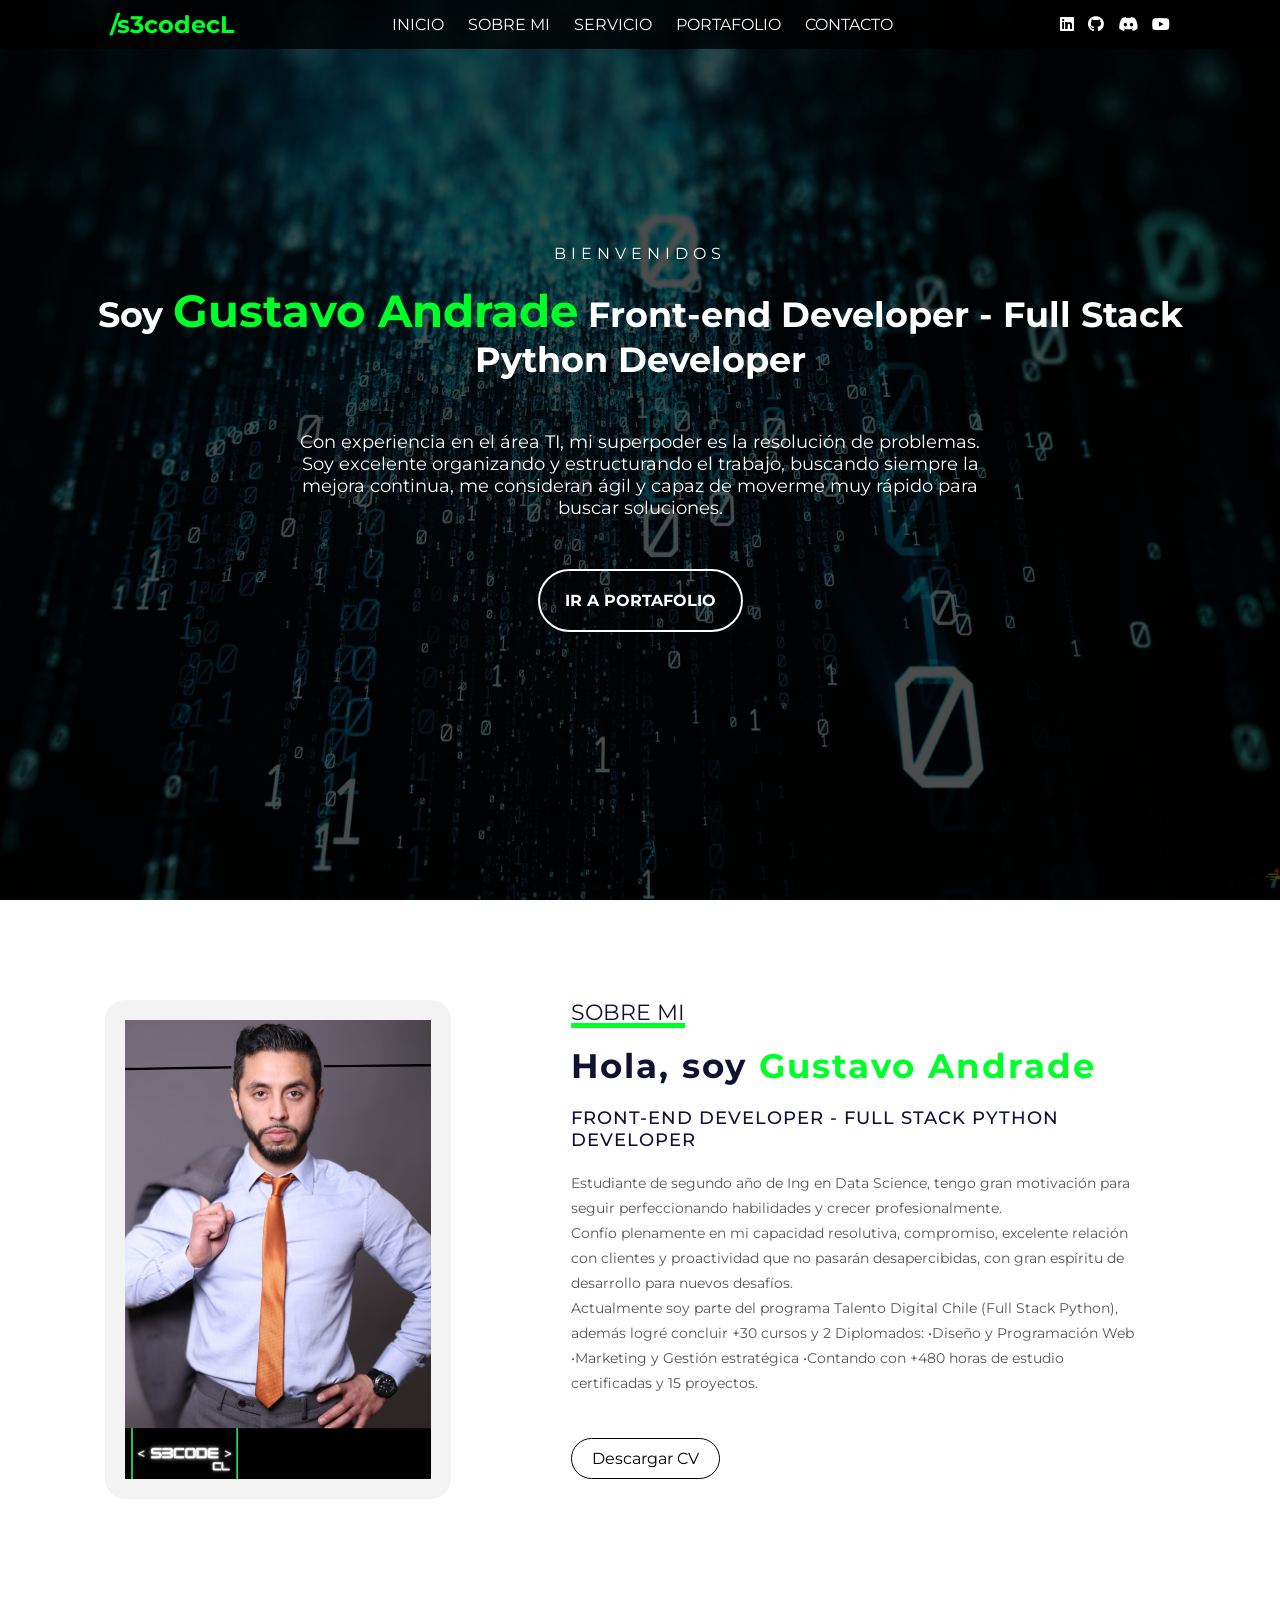
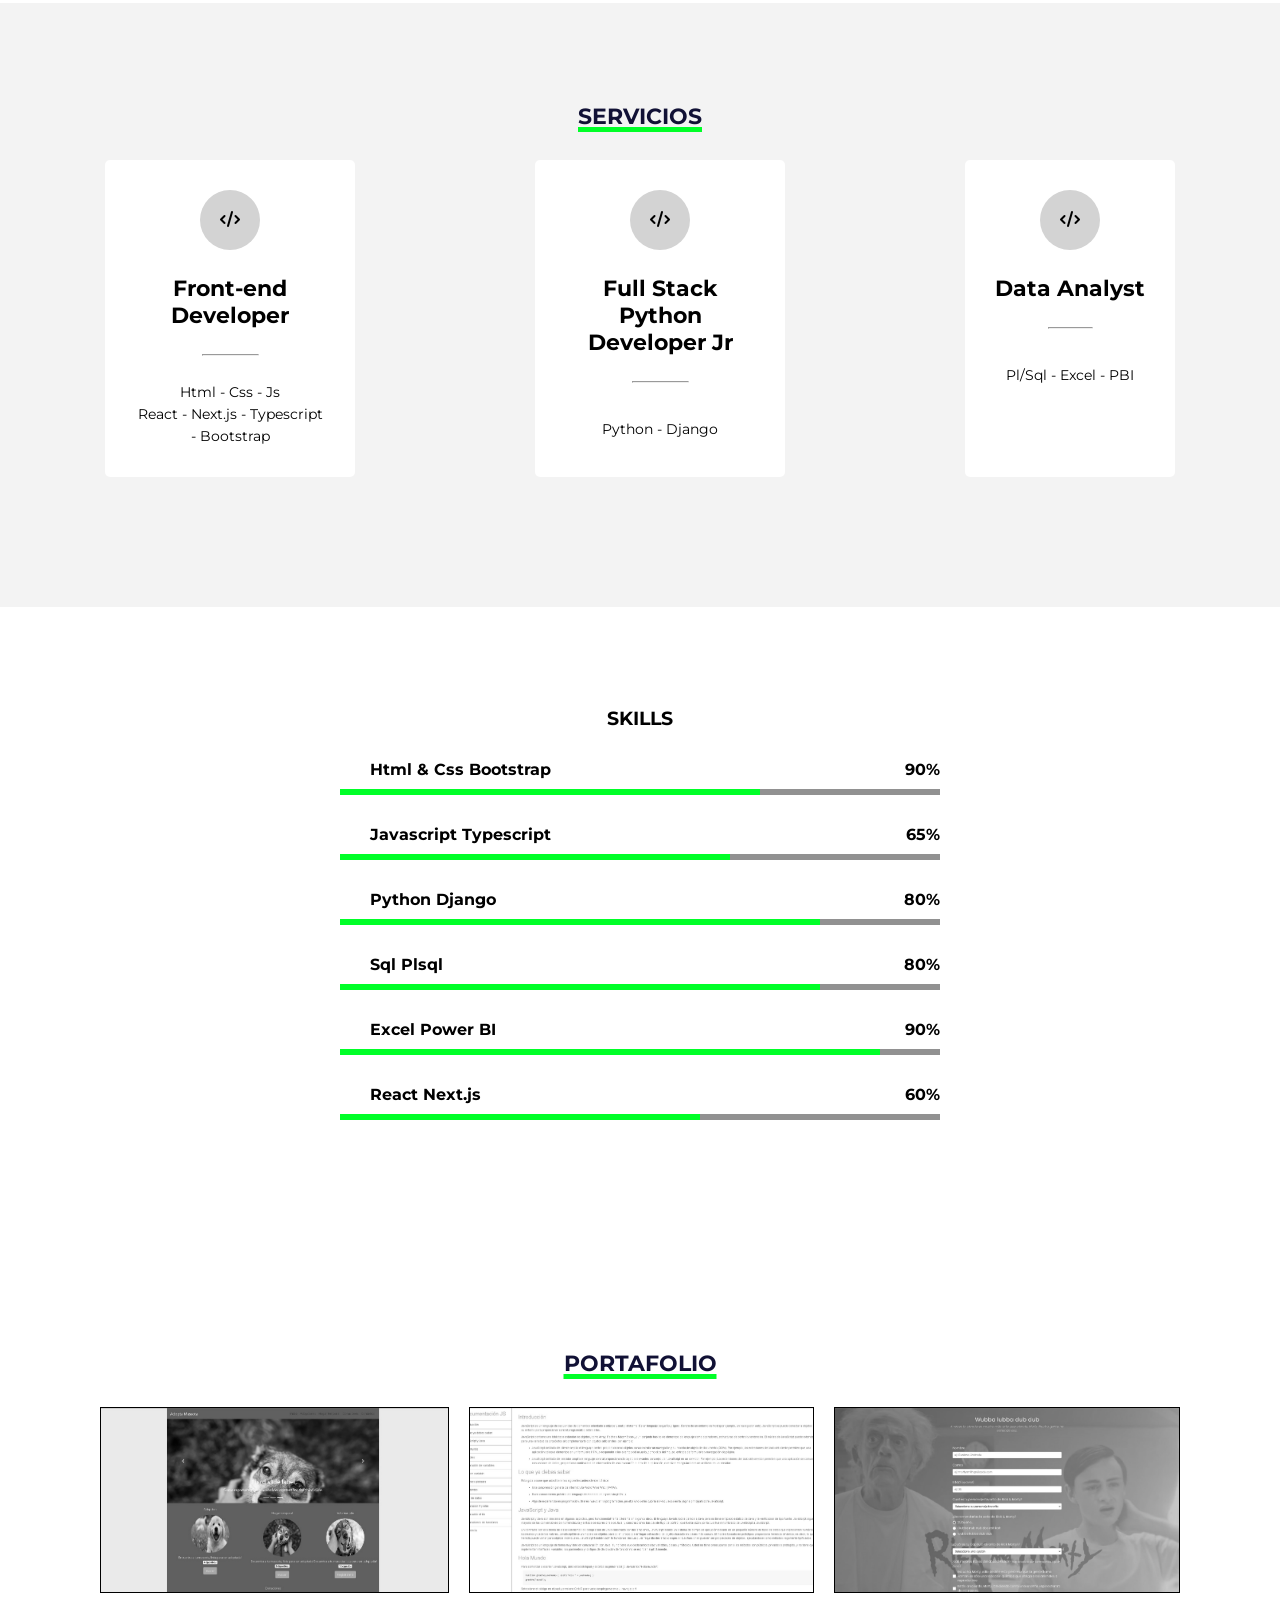
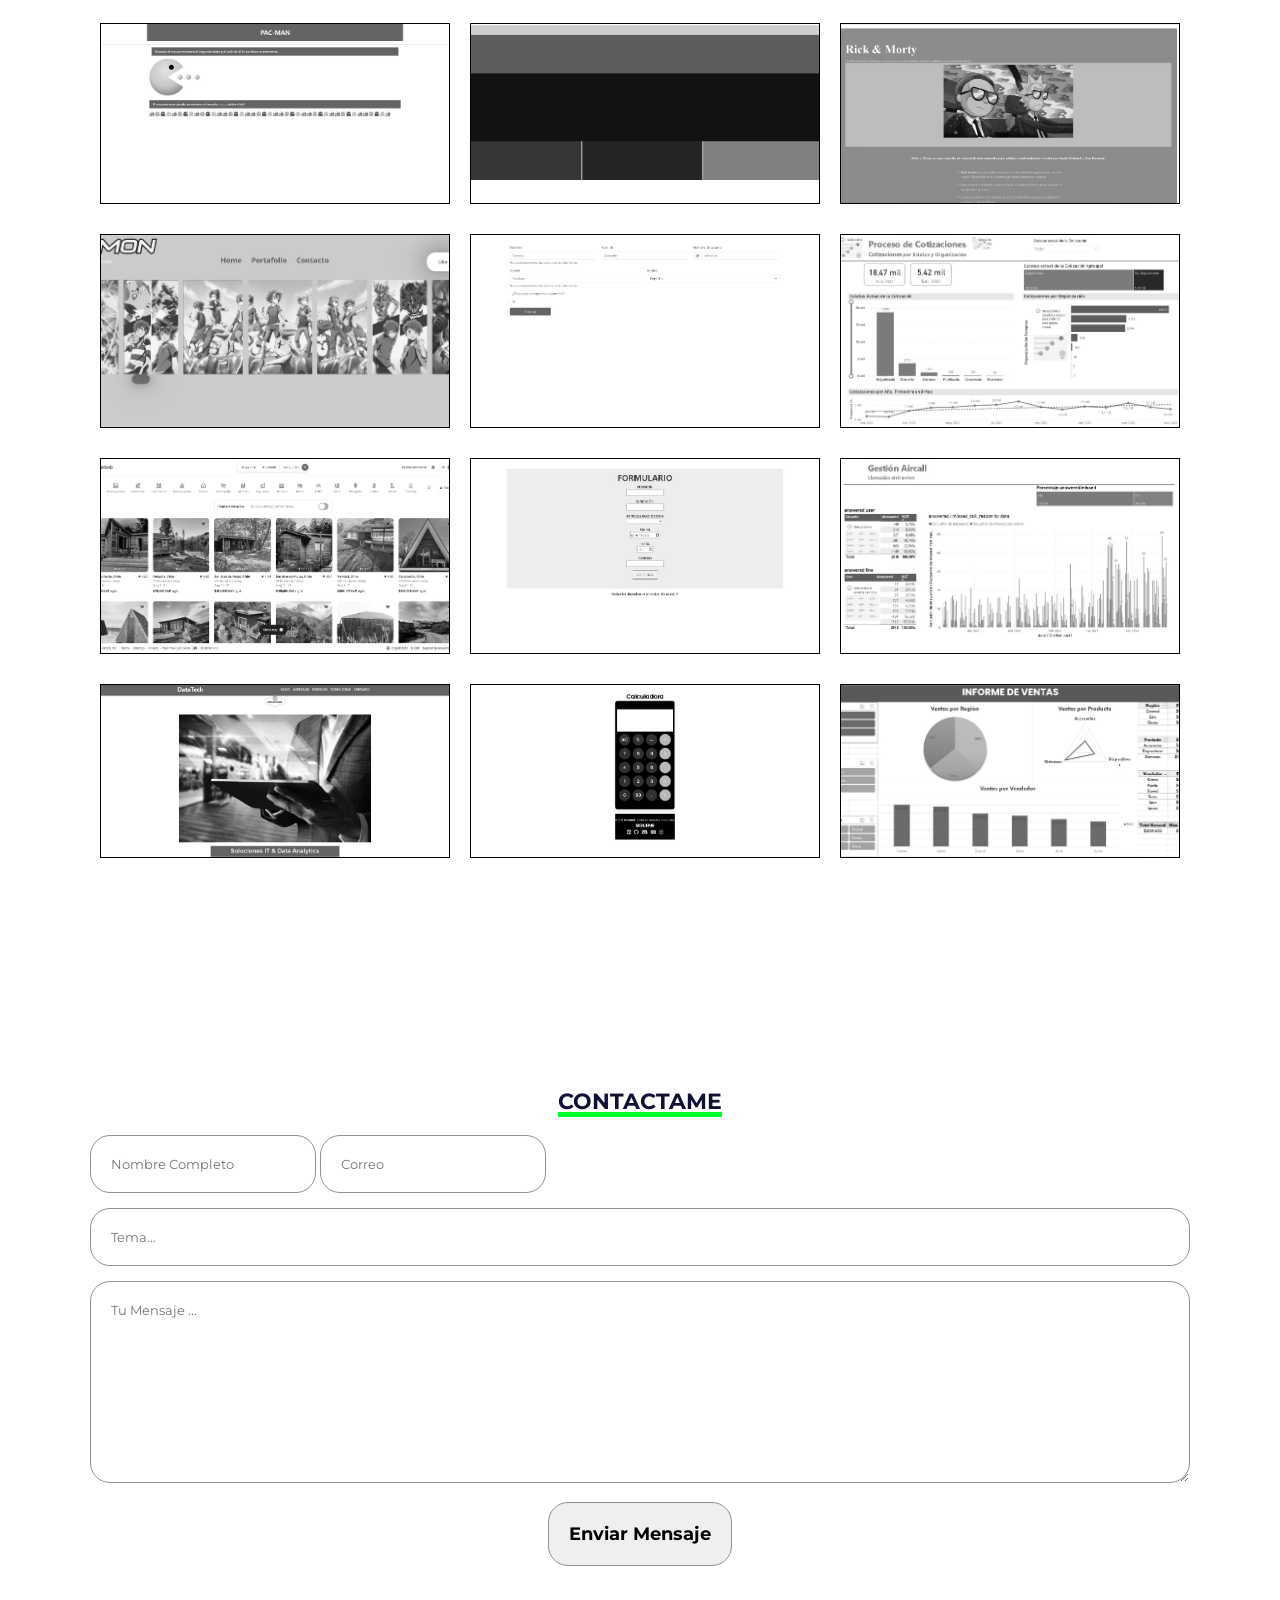
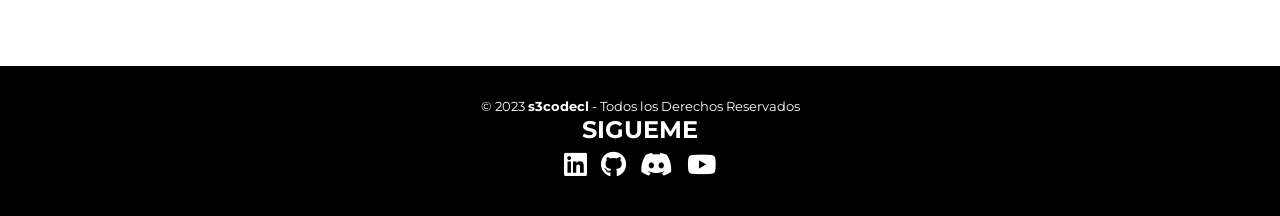
<file: index.html>
<!DOCTYPE html>
<html lang="es">

<head>
    <meta charset="UTF-8">
    <meta http-equiv="X-UA-Compatible" content="IE=edge">
    <meta name="viewport" content="width=device-width, initial-scale=1.0, user-scalable=no">
    <link rel="stylesheet" href="https://cdnjs.cloudflare.com/ajax/libs/font-awesome/6.4.0/css/all.min.css"
        integrity="sha512-iecdLmaskl7CVkqkXNQ/ZH/XLlvWZOJyj7Yy7tcenmpD1ypASozpmT/E0iPtmFIB46ZmdtAc9eNBvH0H/ZpiBw=="
        crossorigin="anonymous" referrerpolicy="no-referrer" />
    <link rel="stylesheet" href="assets/css/style.css">
    <link rel="shortcut icon" href="assets/img/Blue Neon Musical Talk Show Twitch Logo (3).png">

    <title>Portafolio s3codecL</title>

</head>

<body>

    
    <!-- sección inicio-->
    <section id="inicio">
        <div class="contenido">
            <header>
                <div class="contenido-header">
                    <h1><b>/s3codecL</b></h1>

                    <nav id="nav">
                        <ul id="links">
                            <li class="nav-item"><a href="#inicio" class="nav-link js-scroll"  onclick="seleccionar(this)">INICIO</a></li>
                            <li class="nav-item"><a href="#sobremi" class="nav-link js-scroll" onclick="seleccionar(this)">SOBRE MI</a></li>
                            <li class="nav-item"><a href="#servicios" class="nav-link js-scroll" onclick="seleccionar(this)">SERVICIO</a></li>
                            <li class="nav-item"><a href="#portafolio" class="nav-link js-scroll" onclick="seleccionar(this)">PORTAFOLIO</a></li>
                            <li class="nav-item"><a href="#contacto" class="nav-link js-scroll" onclick="seleccionar(this)">CONTACTO</a></li>
                        </ul>
                    </nav>


                    <!-- Iconos del menu responsive-->
                    <div id="icono-nav" onclick="responsiveMenu()">
                        <i class="fa-solid fa-bars"></i>
                    </div>

                    <!-- Iconos de las redes sociales-->
                    <div class="redes">
                        <a href="https://www.linkedin.com/in/gandradev/" target="_blank"><i
                                class="fa-brands fa-linkedin"></i></a>
                        <a href="https://github.com/s3codecL" target="_blank"><i class="fa-brands fa-github"></i></a>
                        <a href="https://discord.com/channels/@s3codecl#6353" target="_blank"><i
                                class="fa-brands fa-discord"></i></a>
                        <a href="https://www.youtube.com/@s3codecL/" target="_blank"><i
                                class="fa-brands fa-youtube"></i></a>
                    </div>
                </div>

            </header>

            <div class="presentacion">
                <p class="bienvenida">Bienvenidos</p>
                <h2>Soy <b><span>Gustavo Andrade</span></b> Front-end Developer - Full Stack Python Developer</h2>
                <p class="descripcion">Con experiencia en el área TI, mi superpoder es la resolución de problemas.
                    <br>Soy excelente organizando y estructurando el trabajo, buscando siempre la mejora continua,
                    me consideran ágil y capaz de moverme muy rápido para buscar soluciones.
                </p>
                <a href="#portafolio">Ir a Portafolio</a>

            </div>
        </div>
    </section>

    <!-- sección sobre mi-->
    <section id="sobremi">
        <div class="contenedor-foto">
            <img src="assets/img/sobremi.png" alt="">
        </div>
        <div class="sobremi">
            <p class="titulo-seccion">Sobre Mi</p>
            <h2>Hola, soy <span><strong>Gustavo Andrade </strong></span></h2>
            <h3> Front-end Developer - Full Stack Python Developer</h3>
            <p>Estudiante de segundo año de Ing en Data Science, tengo gran motivación para seguir perfeccionando
                habilidades y crecer profesionalmente.
                <br>Confío plenamente en mi capacidad resolutiva, compromiso, excelente relación con clientes y
                proactividad que no pasarán desapercibidas, con gran espíritu de desarrollo para nuevos desafíos.
                <br>Actualmente soy parte del programa Talento Digital Chile (Full Stack Python), además logré concluir
                +30 cursos y 2 Diplomados:
                •Diseño y Programación Web •Marketing y Gestión estratégica •Contando con +480 horas de estudio
                certificadas y 15 proyectos.
            </p>
            <a href="assets/attachment/CV.pdf" download="CV.pdf">Descargar CV</a>
        </div>
    </section>

    <!--sección servicio-->
    <section id="servicios">
        <h3 class="titulo-seccion">Servicios</h3> <!-- mis Competencias -->
        <div class="fila">

            <div class="servicio">
                <span class="icono"><i class="fa-solid fa-code"></i></span>
                <h4>Front-end Developer</h4>
                <hr>                
                <p>Html - Css - Js</p>
                <p>React - Next.js - Typescript - Bootstrap</p>
            </div>
            <div class="servicio">
                <span class="icono"><i class="fa-solid fa-code"></i></span>
                <h4>Full Stack Python Developer Jr</h4>
                <hr>
                <ul class="servicios-tag">
                    <li></li>
                    <li></li>
                    <li></li>
                </ul>
                <p>Python - Django</p>
            </div>
            <div class="servicio">
                <span class="icono"><i class="fa-solid fa-code"></i></span>
                <h4>Data Analyst</h4>
                <hr>
                <ul class="servicios-tag">
                    <li></li>
                    <li></li>
                    <li></li>
                </ul>
                <p>Pl/Sql - Excel - PBI</p>
            </div>
            
        </div>

    </section>

    <!-- sección skills-->
    <div class="contenedor-skills" id="skills">
        <h3><b>SKILLS</b></h3>
        <div class="skill">
            <div class="info">
                <p><span class="lista"></span><strong>Html & Css Bootstrap</strong></p>
                <span class="porcentaje"><b>90%</b></span>
            </div>
            <div class="barra">
                <div id="html" class="barra-progreso1"></div>
            </div>
        </div>

        <div class="skill">
            <div class="info">
                <p><span class="lista"></span><strong>Javascript Typescript</strong></p>
                <span class="porcentaje"><b>65%</b></span>
            </div>
            <div class="barra">
                <div id="js" class="barra-progreso2"></div>
            </div>
        </div>

        <div class="skill">
            <div class="info">
                <p><span class="lista"></span><strong>Python Django</strong></p>
                <span class="porcentaje"><b>80%</b></span>
            </div>
            <div class="barra">
                <div id="py" class="barra-progreso3"></div>
            </div>
        </div>

        <div class="skill">
            <div class="info">
                <p><span class="lista"></span><strong>Sql Plsql</strong></p>
                <span class="porcentaje"><b>80%</b></span>
            </div>
            <div class="barra">
                <div id="db" class="barra-progreso4"></div>
            </div>
        </div>


        <div class="skill">
            <div class="info">
                <p><span class="lista"></span><strong>Excel Power BI</strong></p>
                <span class="porcentaje"><b>90%</b></span>
            </div>
            <div class="barra">
                <div id="xls" class="barra-progreso5"></div>
            </div>
        </div>

        <div class="skill">
            <div class="info">
                <p><span class="lista"></span><strong>React Next.js</strong></p>
                <span class="porcentaje"><b>60%</b></span>
            </div>
            <div class="barra">
                <div id="pbi" class="barra-progreso6"></div>
            </div>
        </div>


    </div>

    <!-- sección portafolio-->
    <section id="portafolio">
        <h3 class="titulo-seccion">Portafolio</h3>

        <div class="fila">
            <div class="proyecto">
                <a href="#portafolio">
                <div class="overlay"></div>
                <img src="assets/img/proyecto4.jpg" alt="">
                <div class="info">
                </a>
                    <p>Web Design</p>
                </div>
            </div>
            <div class="proyecto">
                <a href="https://www.freecodecamp.org/learn/responsive-web-design/responsive-web-design-projects/build-a-technical-documentation-page" target="_blank">
                <div class="overlay"></div>
                <img src="assets/img/proyecto2.jpg" alt=""> <!-- https://www.freecodecamp.org/learn/responsive-web-design/responsive-web-design-projects/build-a-technical-documentation-page-->
                <div class="info">
                </a>
                    <p>Technical Documentation</p>                    
                </div>                
            </div>
            <div class="proyecto">
                <a href="https://www.freecodecamp.org/learn/responsive-web-design/responsive-web-design-projects/build-a-survey-form" target="_blank">
                <div class="overlay"></div>
                <img src="assets/img/proyecto3.jpg" alt=""> <!-- https://www.freecodecamp.org/learn/responsive-web-design/responsive-web-design-projects/build-a-survey-form-->
                <div class="info">
                </a>
                    <p>Form</p>
                </div>
            </div>

        </div>

        <div class="fila">
            <div class="proyecto">
                <a href="https://s3codecl.github.io/manipulando_dom/" target="_blank">
                <div class="overlay"></div>
                <img src="assets/img/proyecto17.jpg" alt=""> <!-- https://s3codecl.github.io/manipulando_dom/-->
                <div class="info">
                </a>
                    <p>Web Design</p>
                </div>
            </div>
            <div class="proyecto">
                <a href="https://s3codecl.github.io/responsividad_mobileFirst/" target="_blank">
                <div class="overlay"></div>
                <img src="assets/img/proyecto16.jpg" alt=""> <!-- https://s3codecl.github.io/responsividad_mobileFirst/-->
                <div class="info">
                </a>
                    <p>Web Design</p>
                </div>
            </div>
            <div class="proyecto">
                <a href="https://www.freecodecamp.org/learn/responsive-web-design/responsive-web-design-projects/build-a-tribute-page" target="_blank">
                <div class="overlay"></div>
                <img src="assets/img/proyecto5.jpg" alt=""> <!--  https://www.freecodecamp.org/learn/responsive-web-design/responsive-web-design-projects/build-a-tribute-page-->
                <div class="info">
                </a>
                    <p>Tribute Page</p>
                </div>
            </div>

        </div>

        <div class="fila">
            <div class="proyecto">
                <a href="https://github.com/s3codecL/ejm_digimon" target="_blank">
                <div class="overlay"></div>
                <img src="assets/img/proyecto1.jpg" alt=""> <!-- https://github.com/s3codecL/ejm_digimon-->
                <div class="info">
                </a>
                    <p>Web Design</p>
                </div>
            </div>
            <div class="proyecto">
                <a href="https://s3codecl.github.io/enviando_formulario/" target="_blank">
                <div class="overlay"></div>
                <img src="assets/img/proyecto6.jpg" alt=""> <!--  https://s3codecl.github.io/enviando_formulario/-->
                <div class="info">
                </a>
                    <p>Form</p>
                </div>
            </div>
            <div class="proyecto">
                <a href="#portafolio">
                <div class="overlay"></div>
                <img src="assets/img/proyecto12.jpg" alt="">
                <div class="info">
                </a>
                    <p>Dashboard PBI</p>
                </div>
            </div>

        </div>

        <div class="fila">
            <div class="proyecto">
                <a href="https://github.com/s3codecL/airbnb-clone" target="_blank">
                <div class="overlay"></div>
                <img src="assets/img/proyecto18.jpg" alt=""> <!-- https://github.com/s3codecL/airbnb-clone-->
                <div class="info">
                </a>
                    <p>Project Page</p>
                </div>
            </div>
            <div class="proyecto">
                <a href="https://s3codecl.github.io/formulario/" target="_blank">
                <div class="overlay"></div>
                <img src="assets/img/proyecto15.jpg" alt=""><!-- https://s3codecl.github.io/formulario/-->
                <div class="info">
                </a>
                    <p>Form</p>
                </div>
            </div>
            <div class="proyecto">
                <a href="#portafolio">
                <div class="overlay"></div>
                <img src="assets/img/proyecto9.jpg" alt="">
                <div class="info">
                </a>
                    <p>Dashboard PBI</p>
                </div>

        </div>

    </div>

    <div class="fila">
        <div class="proyecto">
            <a href="https://s3codecl.github.io/Datattech/" target="_blank">
            <div class="overlay"></div>
            <img src="assets/img/proyecto13.jpg" alt=""> <!-- https://s3codecl.github.io/Datattech/ -->
            <div class="info">
            </a>
                <p>Project Page</p>
            </div>
        </div>
        <div class="proyecto">
            <a href="https://s3codecl.github.io/calculadora2/" target="_blank">
            <div class="overlay"></div>
            <img src="assets/img/proyecto14.jpg" alt=""><!-- https://s3codecl.github.io/calculadora2/ -->
            <div class="info">
            </a>
                <p>Web Design</p>
            </div>
        </div>
        <div class="proyecto">
            <a href="#portafolio">
            <div class="overlay"></div>
            <img src="assets/img/proyecto8.jpg" alt="">
            <div class="info">
            </a>
                <p>Dashboard Excel</p>
            </div>            

    </div>
    
    </section>
    

    <!-- sección contacto-->
    <div class="container">
        <section id="contacto">
            <h3 class="titulo-seccion">Contactame</h3>
            <div class="contenedor-form">
                <form action="">
                    <div class="fila-mitad">
                        <input type="text" placeholder="Nombre Completo" class="input-mitad">
                        <input type="text" placeholder="Correo" class="input-mitad">
                    </div>
                    <div class="fila">
                        <input type="text" placeholder="Tema..." class="input-full">
                    </div>
                    <div class="fila">
                        <textarea name="" id="" cols="30" rows="10" placeholder="Tu Mensaje ..."
                            class="input-full"></textarea>
                    </div>
                    <input type="submit" value="Enviar Mensaje" class="btn-enviar">
                </form>
            </div>
        </section>
    </div>

    <!-- sección footer-->
    <footer>
        <div class="grupo-2">
            <small>&copy; 2023 <b>s3codecl</b> - Todos los Derechos Reservados</small>
        </div>
        <div>
            <h2>SIGUEME</h2>
            <div class="redes">
                <a href="https://www.linkedin.com/in/gandradev/" target="_blank"><i
                        class="fa-brands fa-linkedin"></i></a>
                <a href="https://github.com/s3codecL" target="_blank"><i class="fa-brands fa-github"></i></a>
                <a href="https://discord.com/channels/@s3codecl#6353" target="_blank"><i
                        class="fa-brands fa-discord"></i></a>
                <a href="https://www.youtube.com/@s3codecL/" target="_blank"><i class="fa-brands fa-youtube"></i></a>
            </div>
        </div>

    </footer>

    <script src="assets/script/script.js"></script>

</body>

</html>
</file>
<file: assets/css/style.css>
/* Fuente a utilizar en la web*/
@import url('https://fonts.googleapis.com/css2?family=Montserrat:wght@200;400;600&display=swap');
*{
    margin: 0;
    padding: 0;
    box-sizing: border-box;
    font-family: 'Montserrat';
}

html {
    scroll-behavior: smooth;
}
#inicio{
    background: linear-gradient(rgba(0,0,0,.7),rgba(0,0,0,.7)), url("../img/fondo4.jpg") ;
    background-size: cover;
    background-position: center center;
    height: 100vh;
}
#inicio .contenido header{
    background-color: rgba(0,0,0,.8);
    position: fixed;
    width: 100%;
    z-index: 100;
    top: 0;
}
#inicio .contenido header .contenido-header{
    max-width: 1100px;
    margin: auto;
    display: flex;
    justify-content: space-between;
    align-items: center;
    padding: 10px 20px;
}
#inicio .contenido header .contenido-header h1 {
    text-align: center;
    color: #00ff28;
}
#inicio .contenido header .contenido-header nav ul{
    list-style: none;
    display: flex;
    align-items: center;    
}
#inicio .contenido header .contenido-header nav ul li a{
    text-decoration: none;
    color: #fff;
    margin: 0 12px;
    font-weight: 400;
    transition: .5s;
}
#inicio .contenido header .contenido-header nav ul a:hover{
    color: #00ff28;    
}
#inicio .contenido header .contenido-header .redes a{
    text-decoration: none;
    color: #fff;
    display: inline-block;
    margin-left: 10px;
    transition: .5s;
}
#inicio .contenido header .contenido-header .redes a:hover{
    color: #00ff28;
}
#inicio .contenido header .contenido-header .seleccionado {
    color: #00ff28;
}

#inicio .contenido .presentacion {
    max-width: 1100px;
    height: 100vh;
    margin: auto;
    color: #fff;
    display: flex;
    flex-direction: column;
    align-items: center;
    justify-content: center;
}
#inicio .contenido .presentacion .bienvenida {
    font-size: 16px;
    margin-bottom: 20px;
    text-transform: uppercase;
    letter-spacing: 5px;
}
#inicio .contenido .presentacion h2{
    font-size: 35px;
    margin-bottom: 25px;
    text-align: center;
}
#inicio .contenido .presentacion h2 span{
    font-size: 45px;
    color: #00ff28;    /*ff5080*/
}
#inicio .contenido .presentacion .descripcion{
    max-width: 700px;
    margin: 25px auto;
    font-size: 18px;
    text-align: center;
}
#inicio .contenido .presentacion a{
    text-decoration: none;
    display: inline-block;
    margin: 25px;
    padding: 20px 25px;
    border: 2px solid #fff;
    border-radius: 50px;
    color: #fff;
    font-weight: bold;
    text-transform: uppercase;
    transition: .5s;
}
#inicio .contenido .presentacion a:hover{
    background-color: #00ff28;
}
#icono-nav{
    color: #fff;
    display: none;
}

#icono-nav {
    color: #fff;
    display: none;

}

/* sección sobre mi*/
#sobremi{
    max-width: 1100px;
    margin: auto;
    padding: 100px 15px;
    color: #111135;
    display: flex;
}
#sobremi .contenedor-foto{
    max-width: 400px;
    margin-right: 80px;
}
#sobremi .contenedor-foto img{
    padding: 20px;
    width: 100%;
    border-radius: 20px;
    background-color: #f3f3f3;
}
#sobremi .sobremi{
    margin: 0 40px;
}
#sobremi .sobremi .titulo-seccion{
    font-size: 22px;
    text-transform: uppercase;
    color: #111135;
    text-decoration: underline;
    text-decoration-color: #00ff28;
    text-decoration-thickness: 5px;
}
#sobremi .sobremi h2{
    font-size: 34px;
    font-weight: bold;
    margin: 20px 0;
    letter-spacing: 2px;
}
#sobremi .sobremi h2 span{
    color: #00ff28;
}
#sobremi .sobremi h3{
    font-size: 18px;
    font-weight: 500;
    text-transform: uppercase;
    margin-bottom: 20px;
    letter-spacing: 1px;
}
#sobremi .sobremi p{
    font-size: 14px;
    line-height: 25px;
    color: #565656;
    margin-bottom: 12px;
}
#sobremi .sobremi a{
    display: inline-block;
    text-decoration: none;
    color: #000;
    border-radius: 30px;
    padding: 10px 20px;
    border: 1px solid #000;
    margin-top: 30px;
    transition: .5s;
}
#sobremi .sobremi a:hover{
    background-color: #00ff28;
    color: #fff;
}

/* sección servicios*/
#servicios{
    padding: 100px;
    text-align: center;
    background-color: #f3f3f3;
} 
#servicios .titulo-seccion {
    font-size: 22px;
    text-transform: uppercase;
    color: #111135;
    text-decoration: underline;
    text-decoration-color: #00ff28;
    text-decoration-thickness: 5px;
}
#servicios .fila{
    display: flex;
    justify-content: space-between;
    max-width: 1100px;
    margin: 30px auto;
}
#servicios .fila .servicio{
    max-width: 250px;
    background-color: #fff;
    padding: 30px;
    margin: 0 5px;
    border-radius: 5px;
    transition: .5s;
}
#servicios .fila .servicio:hover{
    box-shadow: 5px 5px 10px #565656, -5px -5px 10px #00ff28;
}
#servicios .fila .servicio h4{
    font-size: 22px;
    margin-bottom: 25px;
    /*color: #00ff28;*/ /*color para titulo de servicios*/
}
#servicios .fila .servicio .icono{
    display: inline-block;
    width: 60px;
    height: 60px;
    border-radius: 50%;
    background-color: #d3d3d3;
    padding: 20px;
    margin-bottom: 25px;
}
#servicios .fila .servicio hr{
    width: 30%;
    margin: auto;
    color: #000;
    margin-bottom: 25px;
}
#servicios .fila .servicio ul{
    list-style: none;
    display: flex;
    justify-content: space-between;
    margin-bottom: 10px;
}
#servicios .fila .servicio p{
    font-size: 14px;
    line-height: 22px;
}



/* sección skills*/
.contenedor-skills{
    background: linear-gradient(#ce5aeb83, rgba(33, 16, 16, 0.52)), url("../img/skills.jpg");
    background-attachment: fixed;
    background-repeat: no-repeat;
    background-size: cover;
    background-position: center center;
    padding: 100px 0;
    text-align: center;
}

.contenedor-skills .skill{
    max-width: 600px;
    margin: 30px auto;
}

.contenedor-skills .skill .info{
    display: flex;
    justify-content: space-between;
}

.contenedor-skills .skill .lista {
    display: inline-block;
    margin-right: 20px;
    height: 10px;
    width: 10px;
    background-color: #fff;
}

.contenedor-skills .skill .barra{
    background-color: #919191;
    width: 100%;
    height: 6px;
    margin: 10px 0;
}



/* estilo que se aplicara luego con js*/
.contenedor-skills .skill .barra .barra-progreso1{
    background-color: #00ff28;
    width: 70%;
    height: 6px;
    animation:  progreso1 2s forwards;
}
.contenedor-skills .skill .barra .barra-progreso2{
    background-color: #00ff28;
    width: 50%;
    height: 6px;
    animation:  progreso2 2s forwards;
}
.contenedor-skills .skill .barra .barra-progreso3{
    background-color: #00ff28;
    width: 60%;
    height: 6px;
    animation:  progreso3 2s forwards;
}
.contenedor-skills .skill .barra .barra-progreso4{
    background-color: #00ff28;
    width: 80%;
    height: 6px;
    animation:  progreso4 2s forwards;
}
.contenedor-skills .skill .barra .barra-progreso5{
    background-color: #00ff28;
    width: 90%;
    height: 6px;
    animation:  progreso5 2s forwards;
}
.contenedor-skills .skill .barra .barra-progreso6{
    background-color: #00ff28;
    width: 60%;
    height: 6px;
    animation:  progreso6 2s forwards;
}


/* animaciones de las barras*/
@keyframes progreso1 {
    0% {
        width: 0;
    }
    100% {
        width: 70%;
    }
}

@keyframes progreso2 {
    0% {
        width: 0;
    }
    100% {
        width: 65%;
    }
}

@keyframes progreso3 {
    0% {
        width: 0;
    }
    100% {
        width: 80%;
    }
}

@keyframes progreso4 {
    0% {
        width: 0;
    }
    100% {
        width: 80%;
    }
}

@keyframes progreso5 {
    0% {
        width: 0;
    }
    100% {
        width: 90%;
    }
}

@keyframes progreso6 {
    0% {
        width: 0;
    }
    100% {
        width: 60%;
    }
}

/* Sección portafolio*/

#portafolio {
    max-width: 1100px;
    padding: 100px 0;
    margin: auto;
}

#portafolio .titulo-seccion {
    text-align: center;
    font-size: 22px;
    text-transform: uppercase;
    color: #111135;
    text-decoration: underline;
    text-decoration-color: #00ff28;
    text-decoration-thickness: 5px;
}

#portafolio .fila{
    display: flex;
    justify-content: space-between;
    margin: 30px 0;
}

#portafolio .fila .proyecto{
    max-width: 350px;
    border: 1px solid #000;
    margin: 0 10px;
    position: relative;
    overflow: hidden;
}

#portafolio .fila .proyecto img {
    width: 100%;
    height: 100%;
    filter: grayscale(1);
    object-fit: cover;
    transition: .5s;
}

#portafolio .fila .proyecto:hover img{
    filter: grayscale(0);
}

#portafolio .fila .proyecto .info{
    position: absolute;
    left: 0;
    background-color: rgba(0,0,0,.8);
    color: #00ff28;
    width: 100%;
    padding: 10px;
    opacity: 0;
    bottom: -40px;
    transition: .5s;
}

#portafolio .fila .proyecto:hover .info{
    opacity: 1;
    bottom: 0;
}

/* Sección contacto*/
#contacto {
    padding: 100px 15px;
}

#contacto .titulo-seccion {
    margin-bottom: 20px;
    text-align: center;
    font-size: 22px;
    text-transform: uppercase;
    color: #111135;
    text-decoration: underline;
    text-decoration-color: #00ff28;
    text-decoration-thickness: 5px;
}

#contacto .contenedor-form {
    max-width: 1100px;
    margin: auto;
}

#contacto .contenedor-form .fila {
    margin-bottom: 15px;
}

#contacto .contenedor-form .fila-mitad {
    margin-bottom: 15px;
}

#contacto .contenedor-form .mitad {
    display: flex;
    justify-content: space-between;
}

#contacto .contenedor-form input,
#contacto .contenedor-form textarea {
    padding: 20px;
    border-radius: 20px;
    border: none;
    border: 1px solid #919191;
}

#contacto .contenedor-form .mitad input {
    width: 100%;
}

#contacto .contenedor-form .input-full{
    width: 100%;
}

#contacto .btn-enviar {
    display: block;
    margin: auto;
    cursor: pointer;
    transition: .5s;
    padding: 10px 15px;
    font-size: 18px;
    font-weight: bold;
}

#contacto .btn-enviar:hover {
    background-color: #00ff28;
    color: #fff;
}

footer {
    background-color: #000;
    color: #fff;
    text-align: center;
    padding: 30px 0;
}

footer a {
    text-decoration: none;
    color: #fff;
    display: inline-block;
    margin: 5px;
    font-size: 26px;
}

/* Sección responsive*/

@media screen and (max-width:800px) {
    .redes {
        display: none;
    }
    nev {
        display: none;
    }
    nav.responsive {
        display: block;
        background-color: rgba(0,0,0,.8);
        width: 100%;
        position: absolute;
        top: 48px;
        left: 0;
        padding: 10px 0;
    }
    nav.responsive ul {
        display: block !important;
        text-align: center;
    }
    nav.responsive ul li {
        margin: 5px 0;
    }
    #icono-nav {
        display: block;
    }
    #inicio .contenido .presentacion h2 {
        font-size: 40px;
    }
    #sobremi {
        padding: 50px 0;
        display: block;
    }
    #sobremi .contenedor-foto {
        max-width: 200px;
        margin: auto;
    }
    #sobremi .contenedor-foto img {
        padding: 8px;
    }
    #sboremi .sobremi .titulo-seccion {
        text-align: center;
    }
    #sobremi .sobremi h2 {
        font-size: 25px;
        text-align: center;
    }

    #servicios {
        padding: 50px 15px;
    }
    #servicios .fila {
        display: block;
    }
    #servicios .fila .servicio {
        margin: 10px auto;
    }


    #contenedor-skills {
        padding: 50px 20px;
    }


    #portafolio {
        padding: 50px 0;
    }
    #portafolio .fila {
        display: block;
    }
    #portafolio .fila .proyecto {
        margin: 10px auto;
    }

    #contacto {
        padding: 50px 15px;
    }
    #contacto .contenedor-form .mitad {
        margin-bottom: 15px;
        display: block;
    }
    #contacto .contenedor-form .input-mitad {
        margin-bottom: 15px;
        display: block;
    }
    #contacto .contenedor-form .mitad  input {
        width: 100%;
        margin-bottom: 15px;
    }
}
</file>
